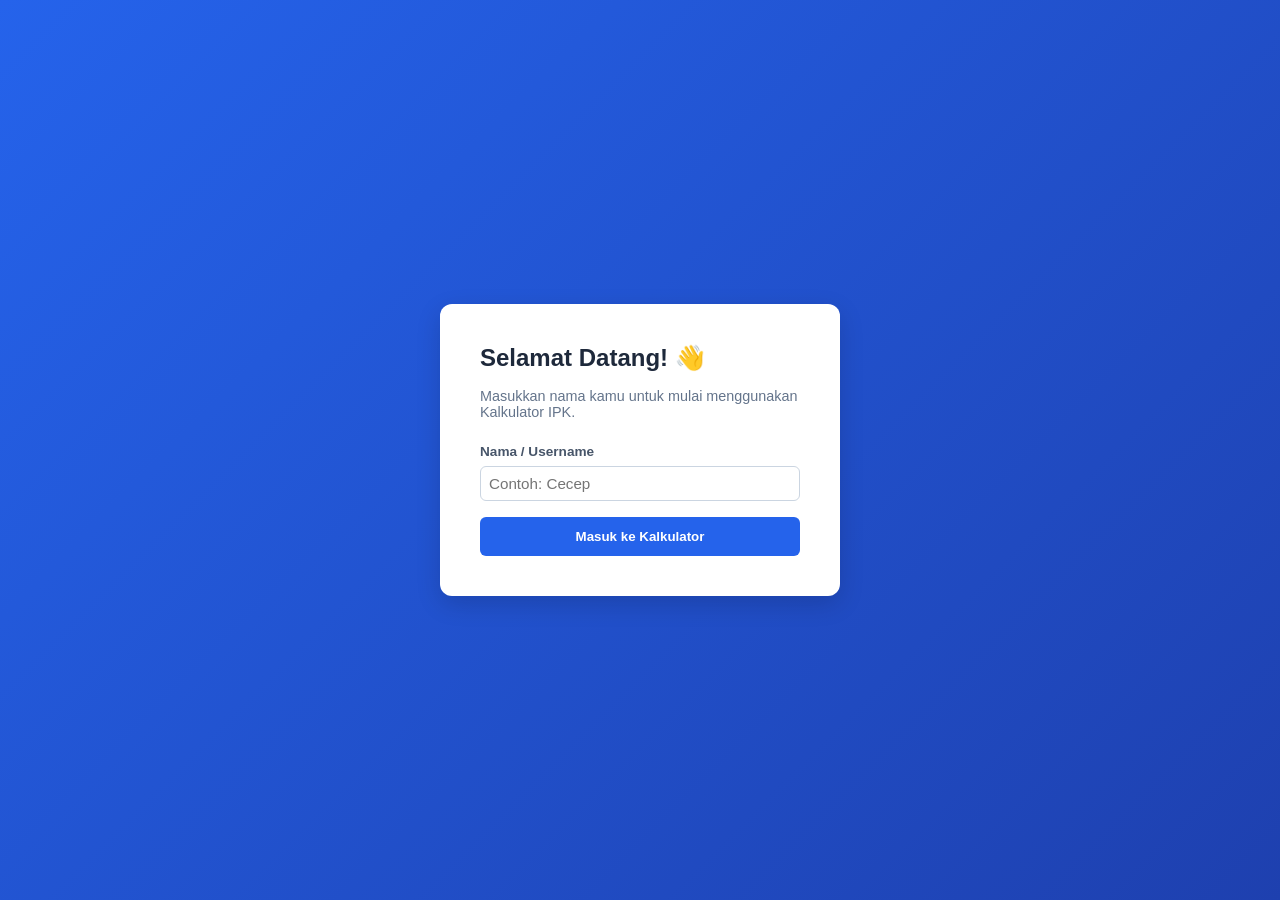
<file: index.html>
<!DOCTYPE html>
<html lang="id">
<head>
  <meta charset="UTF-8">
  <meta name="viewport" content="width=device-width, initial-scale=1.0">
  <title>Kalkulator IPK</title>
  <link rel="stylesheet" href="style.css">
</head>
<body>
<audio autoplay loop>
  <source src="Hearts2Hearts.mp3" type="audio/mpeg">
</audio>
  <!-- STEP 1: LAYAR LOGIN (Muncul Pertama Kali) -->
  <div id="login-screen" class="auth-container">
    <div class="auth-card">
      <h2>Selamat Datang! 👋</h2>
      <p>Masukkan nama kamu untuk mulai menggunakan Kalkulator IPK.</p>
      <form onsubmit="prosesLogin(event)">
        <div class="form-group">
          <label for="username">Nama / Username</label>
          <input type="text" id="username" placeholder="Contoh: Cecep" required>
        </div>
        <button type="submit" class="btn-primary btn-block">Masuk ke Kalkulator</button>
      </form>
    </div>
  </div>

  <!-- STEP 2: LAYAR KALKULATOR IPK (Sembunyi Sebelum Login) -->
  <div id="app-screen" class="hidden">
    
    <!-- Navbar Navigation -->
    <nav class="navbar">
      <div class="logo">Kalkulator IPK</div>
      <div class="user-menu">
        <span id="user-greeting">Halo!</span>
        <button onclick="prosesLogout()" class="btn-danger">Logout</button>
      </div>
    </nav>

    <!-- Main Content -->
    <main class="container">
      
      <!-- Ringkasan Hasil -->
      <section class="card summary-card">
        <h2>Ringkasan Hasil</h2>
        <div class="stats-grid">
          <div class="stat-box">
            <span class="stat-label">Total SKS</span>
            <span id="total-sks" class="stat-value">0</span>
          </div>
          <div class="stat-box">
            <span class="stat-label">IPK Kamu</span>
            <span id="ipk-val" class="stat-value highlight">0.00</span>
          </div>
        </div>
      </section>

      <!-- Form & Tabel Matakuliah -->
      <section class="card">
        <div class="card-header">
          <h2>Daftar Mata Kuliah</h2>
          <button type="button" onclick="tambahBaris()" class="btn-primary">+ Tambah Matkul</button>
        </div>

        <div class="table-responsive">
          <table>
            <thead>
              <tr>
                <th>Mata Kuliah</th>
                <th>SKS</th>
                <th>Nilai Huruf</th>
                <th>Aksi</th>
              </tr>
            </thead>
            <tbody id="matkul-list">
              <!-- Baris dimasukkan dinamis via JavaScript -->
            </tbody>
          </table>
        </div>

        <div class="card-footer">
          <button type="button" onclick="hitungIPK()" class="btn-success">Hitung IPK</button>
          <button type="button" onclick="resetData()" class="btn-secondary">Reset Semua</button>
        </div>
      </section>

    </main>
  </div>

  <script src="script.js"></script>
  <script type="module" src="src/main.js"></script>
</body>
</html>
</file>
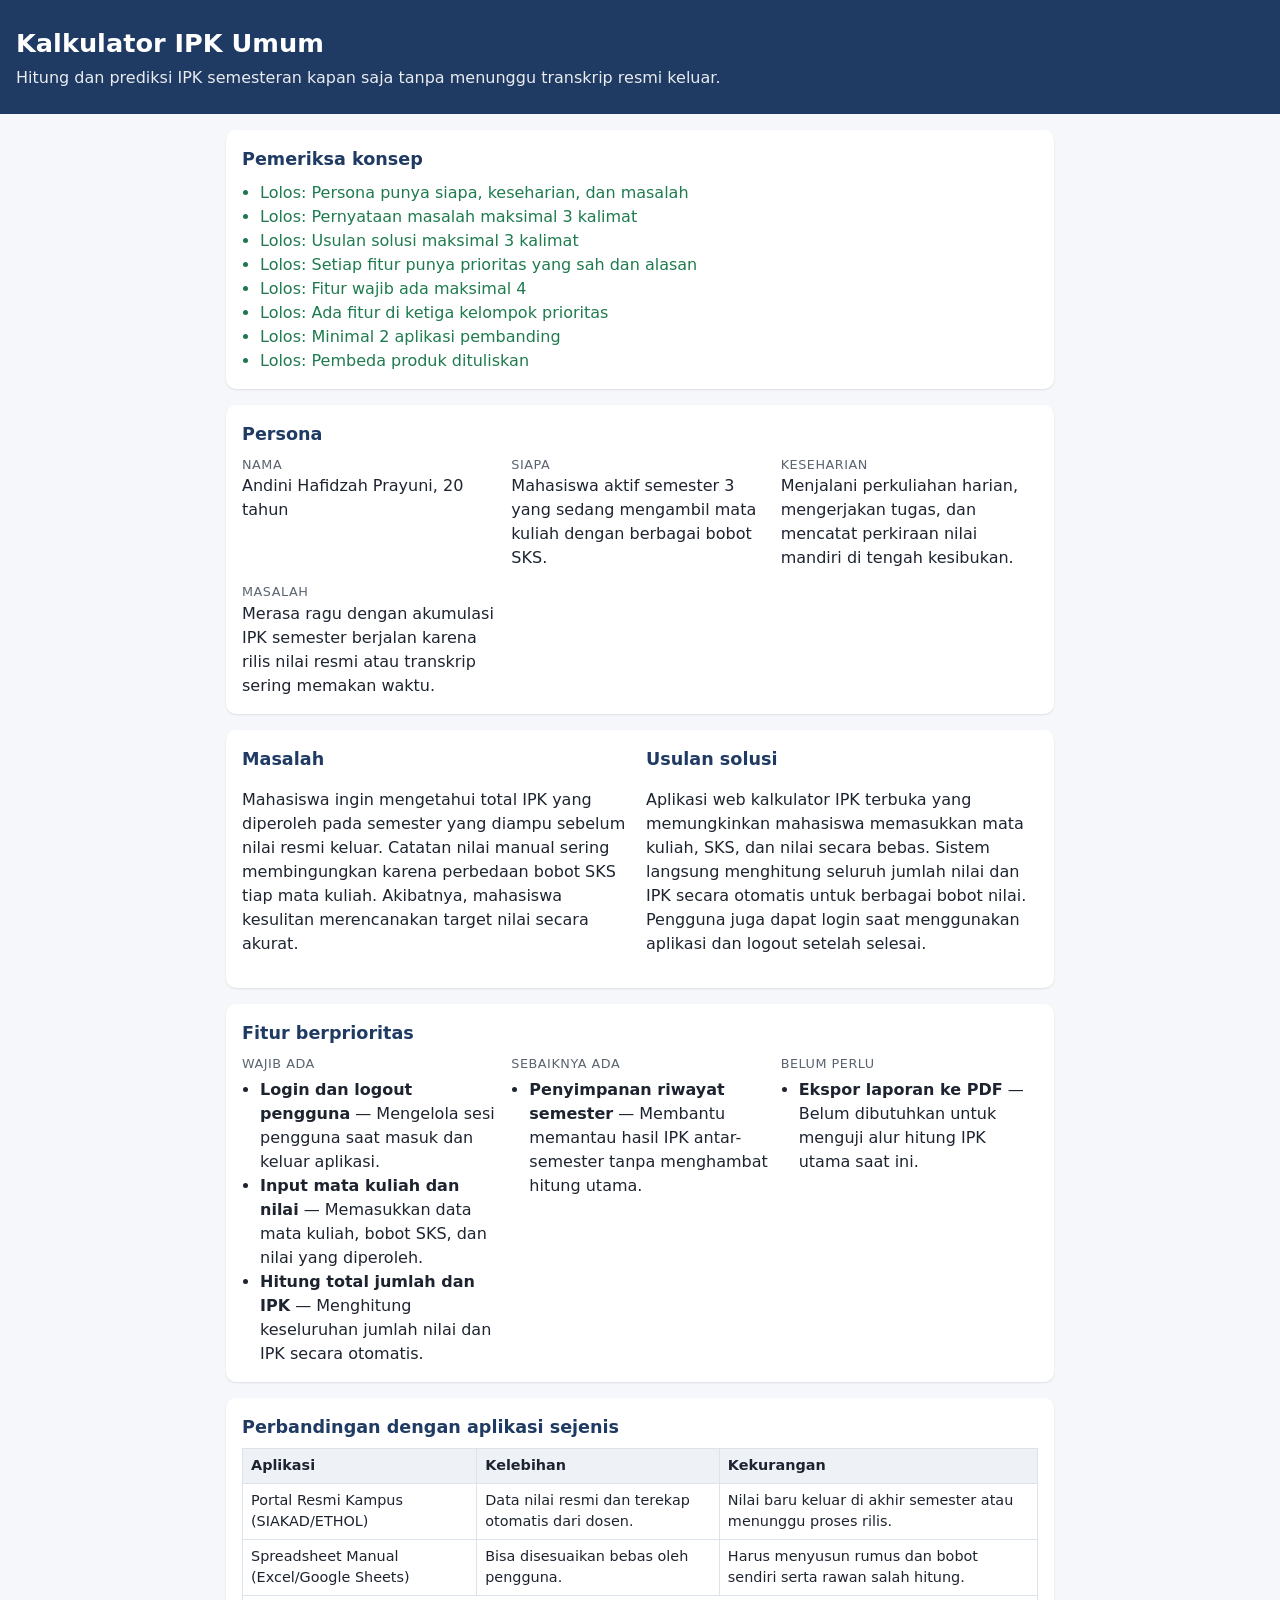
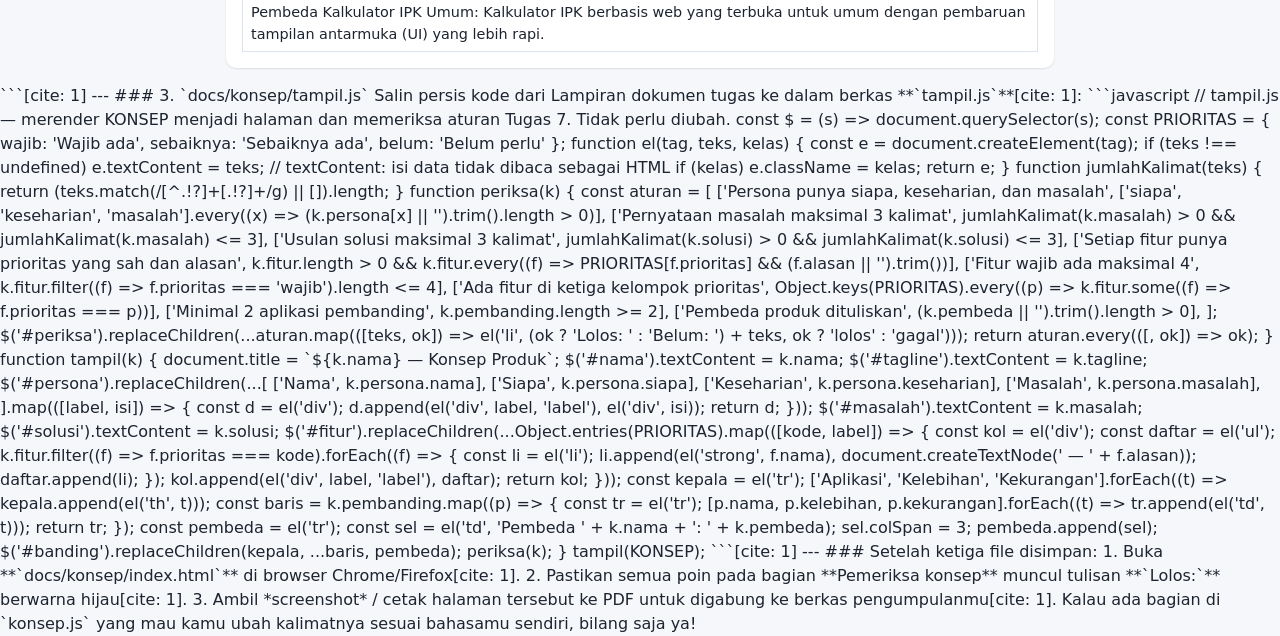
<file: docs/konsep/index.html>
<!doctype html>
<html lang="id">
<head>
  <meta charset="utf-8">
  <meta name="viewport" content="width=device-width, initial-scale=1">
  <title>Halaman Konsep Produk — Templat Tugas 7</title>
  <style>
    :root { --biru: #1f3b63; --aksen: #2f7de1; --abu: #5b6470; --merah: #b42318; --hijau: #1e7b4f; }
    * { box-sizing: border-box; }
    body { margin: 0; font-family: system-ui, "Segoe UI", sans-serif; background: #f5f7fa; color: #1d2430; line-height: 1.5; }
    header { background: var(--biru); color: #fff; padding: 24px 16px; }
    header h1 { margin: 0 0 4px; font-size: 1.6rem; }
    header p { margin: 0; opacity: .9; }
    main { max-width: 860px; margin: 0 auto; padding: 16px; display: grid; gap: 16px; }
    section { background: #fff; border-radius: 10px; padding: 16px; box-shadow: 0 1px 2px #0000001a; }
    h2 { margin: 0 0 8px; font-size: 1.1rem; color: var(--biru); }
    .kolom { display: grid; grid-template-columns: repeat(auto-fit, minmax(220px, 1fr)); gap: 12px; }
    .label { font-size: .8rem; text-transform: uppercase; letter-spacing: .04em; color: var(--abu); }
    ul { margin: 4px 0 0; padding-left: 18px; }
    table { width: 100%; border-collapse: collapse; font-size: .9rem; }
    th, td { border: 1px solid #dde3ea; padding: 6px 8px; text-align: left; vertical-align: top; }
    th { background: #eef2f7; }
    .periksa li.gagal { color: var(--merah); }
    .periksa li.lolos { color: var(--hijau); }
    @media print { header { background: #fff; color: var(--biru); } section { box-shadow: none; border: 1px solid #dde3ea; } }
  </style>
</head>
<body>
  <header>
    <h1 id="nama"></h1>
    <p id="tagline"></p>
  </header>
  <main>
    <section class="periksa" aria-live="polite">
      <h2>Pemeriksa konsep</h2>
      <ul id="periksa"></ul>
    </section>
    <section>
      <h2>Persona</h2>
      <div class="kolom" id="persona"></div>
    </section>
    <section class="kolom">
      <div><h2>Masalah</h2><p id="masalah"></p></div>
      <div><h2>Usulan solusi</h2><p id="solusi"></p></div>
    </section>
    <section>
      <h2>Fitur berprioritas</h2>
      <div class="kolom" id="fitur"></div>
    </section>
    <section>
      <h2>Perbandingan dengan aplikasi sejenis</h2>
      <div style="overflow-x:auto"><table id="banding"></table></div>
    </section>
  </main>
  <script src="konsep.js" defer></script>
  <script src="tampil.js" defer></script>
</body>
</html>
```[cite: 1]

---

### 3. `docs/konsep/tampil.js`
Salin persis kode dari Lampiran dokumen tugas ke dalam berkas **`tampil.js`**[cite: 1]:

```javascript
// tampil.js — merender KONSEP menjadi halaman dan memeriksa aturan Tugas 7. Tidak perlu diubah.
const $ = (s) => document.querySelector(s);
const PRIORITAS = { wajib: 'Wajib ada', sebaiknya: 'Sebaiknya ada', belum: 'Belum perlu' };
 
function el(tag, teks, kelas) {
  const e = document.createElement(tag);
  if (teks !== undefined) e.textContent = teks;   // textContent: isi data tidak dibaca sebagai HTML
  if (kelas) e.className = kelas;
  return e;
}
 
function jumlahKalimat(teks) {
  return (teks.match(/[^.!?]+[.!?]+/g) || []).length;
}
 
function periksa(k) {
  const aturan = [
    ['Persona punya siapa, keseharian, dan masalah',
      ['siapa', 'keseharian', 'masalah'].every((x) => (k.persona[x] || '').trim().length > 0)],
    ['Pernyataan masalah maksimal 3 kalimat', jumlahKalimat(k.masalah) > 0 && jumlahKalimat(k.masalah) <= 3],
    ['Usulan solusi maksimal 3 kalimat', jumlahKalimat(k.solusi) > 0 && jumlahKalimat(k.solusi) <= 3],
    ['Setiap fitur punya prioritas yang sah dan alasan',
      k.fitur.length > 0 && k.fitur.every((f) => PRIORITAS[f.prioritas] && (f.alasan || '').trim())],
    ['Fitur wajib ada maksimal 4', k.fitur.filter((f) => f.prioritas === 'wajib').length <= 4],
    ['Ada fitur di ketiga kelompok prioritas',
      Object.keys(PRIORITAS).every((p) => k.fitur.some((f) => f.prioritas === p))],
    ['Minimal 2 aplikasi pembanding', k.pembanding.length >= 2],
    ['Pembeda produk dituliskan', (k.pembeda || '').trim().length > 0],
  ];
  $('#periksa').replaceChildren(...aturan.map(([teks, ok]) =>
    el('li', (ok ? 'Lolos: ' : 'Belum: ') + teks, ok ? 'lolos' : 'gagal')));
  return aturan.every(([, ok]) => ok);
}
 
function tampil(k) {
  document.title = `${k.nama} — Konsep Produk`;
  $('#nama').textContent = k.nama;
  $('#tagline').textContent = k.tagline;
 
  $('#persona').replaceChildren(...[
    ['Nama', k.persona.nama], ['Siapa', k.persona.siapa],
    ['Keseharian', k.persona.keseharian], ['Masalah', k.persona.masalah],
  ].map(([label, isi]) => {
    const d = el('div');
    d.append(el('div', label, 'label'), el('div', isi));
    return d;
  }));
 
  $('#masalah').textContent = k.masalah;
  $('#solusi').textContent = k.solusi;
 
  $('#fitur').replaceChildren(...Object.entries(PRIORITAS).map(([kode, label]) => {
    const kol = el('div');
    const daftar = el('ul');
    k.fitur.filter((f) => f.prioritas === kode).forEach((f) => {
      const li = el('li');
      li.append(el('strong', f.nama), document.createTextNode(' — ' + f.alasan));
      daftar.append(li);
    });
    kol.append(el('div', label, 'label'), daftar);
    return kol;
  }));
 
  const kepala = el('tr');
  ['Aplikasi', 'Kelebihan', 'Kekurangan'].forEach((t) => kepala.append(el('th', t)));
  const baris = k.pembanding.map((p) => {
    const tr = el('tr');
    [p.nama, p.kelebihan, p.kekurangan].forEach((t) => tr.append(el('td', t)));
    return tr;
  });
  const pembeda = el('tr');
  const sel = el('td', 'Pembeda ' + k.nama + ': ' + k.pembeda);
  sel.colSpan = 3;
  pembeda.append(sel);
  $('#banding').replaceChildren(kepala, ...baris, pembeda);
 
  periksa(k);
}
 
tampil(KONSEP);
```[cite: 1]

---

### Setelah ketiga file disimpan:
1. Buka **`docs/konsep/index.html`** di browser Chrome/Firefox[cite: 1].
2. Pastikan semua poin pada bagian **Pemeriksa konsep** muncul tulisan **`Lolos:`** berwarna hijau[cite: 1].
3. Ambil *screenshot* / cetak halaman tersebut ke PDF untuk digabung ke berkas pengumpulanmu[cite: 1].

Kalau ada bagian di `konsep.js` yang mau kamu ubah kalimatnya sesuai bahasamu sendiri, bilang saja ya!
</file>
<file: style.css>
* {
  box-sizing: border-box;
  margin: 0;
  padding: 0;
  font-family: 'Segoe UI', Tahoma, Geneva, Verdana, sans-serif;
}

body {
  background-color: #f4f6f9;
  color: #333;
  min-height: 100vh;
}

/* Helper Class untuk Sembunyikan Layar */
.hidden {
  display: none !important;
}

/* Tampilan Layar Login (Full Screen) */
.auth-container {
  display: flex;
  justify-content: center;
  align-items: center;
  min-height: 100vh;
  background: linear-gradient(135deg, #2563eb, #1e40af);
  padding: 1rem;
}

.auth-card {
  background: white;
  padding: 2.5rem;
  border-radius: 12px;
  box-shadow: 0 8px 24px rgba(0,0,0,0.15);
  width: 100%;
  max-width: 400px;
  display: flex;
  flex-direction: column;
  gap: 1rem;
}

.auth-card h2 {
  color: #1e293b;
}

.auth-card p {
  color: #64748b;
  font-size: 0.9rem;
  margin-bottom: 0.5rem;
}

.form-group {
  display: flex;
  flex-direction: column;
  gap: 0.4rem;
  margin-bottom: 1rem;
}

.form-group label {
  font-size: 0.85rem;
  font-weight: 600;
  color: #475569;
}

.btn-block {
  width: 100%;
  padding: 0.75rem;
}

/* Navbar */
.navbar {
  display: flex;
  justify-content: space-between;
  align-items: center;
  background: #ffffff;
  padding: 1rem 2rem;
  box-shadow: 0 2px 8px rgba(0,0,0,0.06);
}

.logo {
  font-size: 1.25rem;
  font-weight: bold;
  color: #2c3e50;
}

.user-menu {
  display: flex;
  align-items: center;
  gap: 1rem;
}

/* Container & Cards */
.container {
  max-width: 800px;
  margin: 2rem auto;
  padding: 0 1rem;
  display: flex;
  flex-direction: column;
  gap: 1.5rem;
}

.card {
  background: #ffffff;
  padding: 1.5rem;
  border-radius: 10px;
  box-shadow: 0 4px 12px rgba(0,0,0,0.03);
}

.card-header {
  display: flex;
  justify-content: space-between;
  align-items: center;
  margin-bottom: 1rem;
}

/* Ringkasan IPK */
.stats-grid {
  display: flex;
  gap: 2rem;
  margin-top: 1rem;
}

.stat-box {
  flex: 1;
  background: #f8fafc;
  padding: 1rem;
  border-radius: 8px;
  text-align: center;
}

.stat-label {
  display: block;
  font-size: 0.85rem;
  color: #64748b;
  margin-bottom: 0.25rem;
}

.stat-value {
  font-size: 1.8rem;
  font-weight: bold;
}

.stat-value.highlight {
  color: #2563eb;
}

/* Tabel Form */
table {
  width: 100%;
  border-collapse: collapse;
  margin-bottom: 1.5rem;
}

th, td {
  padding: 0.75rem;
  text-align: left;
  border-bottom: 1px solid #e2e8f0;
}

input, select {
  width: 100%;
  padding: 0.5rem;
  border: 1px solid #cbd5e1;
  border-radius: 6px;
  font-size: 0.95rem;
}

/* Tombol-tombol */
button {
  cursor: pointer;
  padding: 0.5rem 1rem;
  border: none;
  border-radius: 6px;
  font-weight: 600;
  transition: opacity 0.2s;
}

button:hover { opacity: 0.9; }

.btn-primary { background-color: #2563eb; color: white; }
.btn-secondary { background-color: #94a3b8; color: white; }
.btn-success { background-color: #16a34a; color: white; }
.btn-danger { background-color: #dc2626; color: white; }

.card-footer {
  display: flex;
  gap: 0.5rem;
}
</file>
